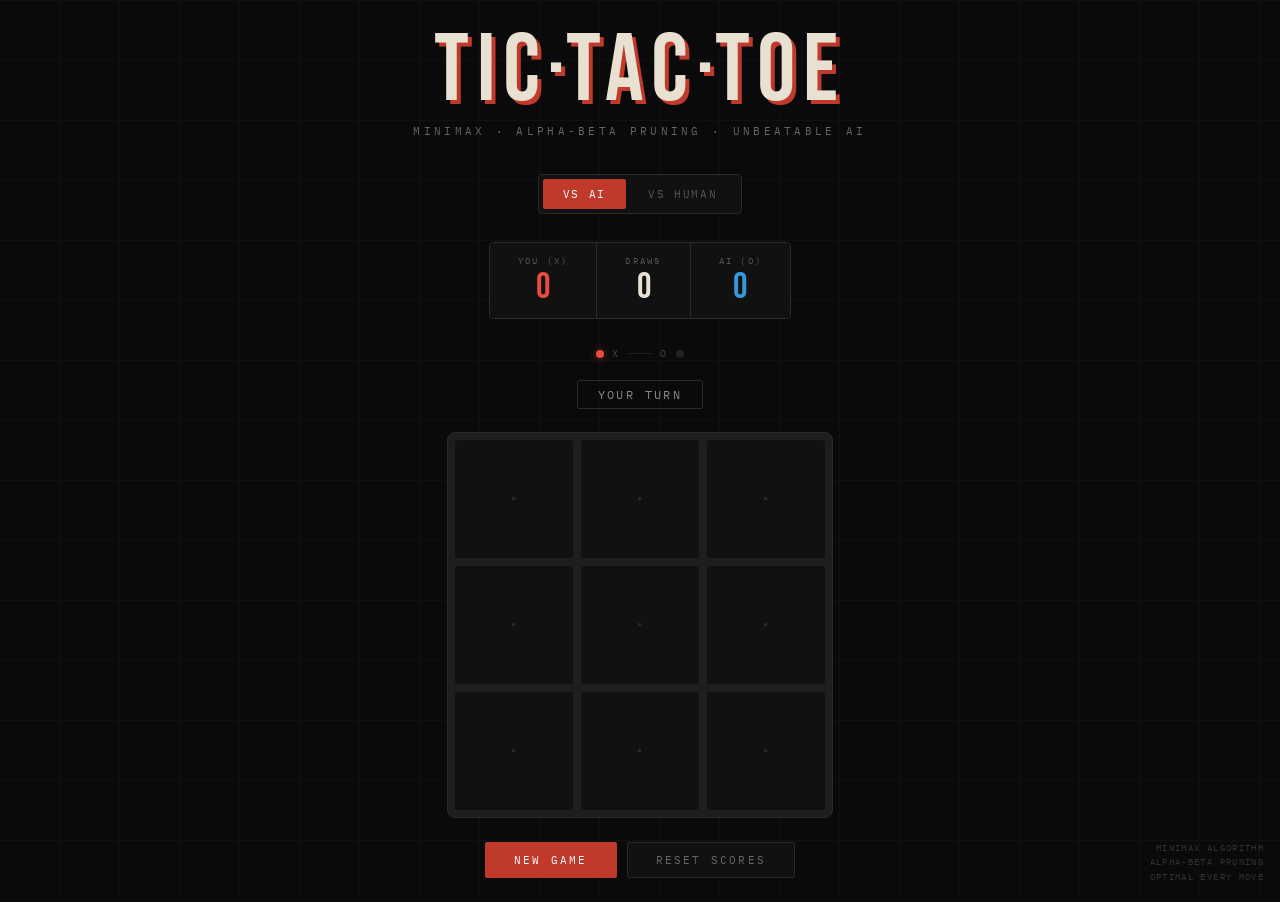
<file: index.html>
<!DOCTYPE html>
<html lang="en">
<head>
  <meta charset="UTF-8" />
  <meta name="viewport" content="width=device-width, initial-scale=1.0"/>
  <title>Tic-Tac-Toe AI</title>
  <link rel="preconnect" href="https://fonts.googleapis.com"/>
  <link href="https://fonts.googleapis.com/css2?family=Bebas+Neue&family=IBM+Plex+Mono:wght@400;600&display=swap" rel="stylesheet"/>
  <!-- Separate stylesheet -->
  <link rel="stylesheet" href="style.css"/>
</head>
<body>
  <div class="app">
    <div class="title">TIC·TAC·TOE</div>
    <div class="subtitle">Minimax · Alpha-Beta Pruning · Unbeatable AI</div>

    <div class="mode-selector">
      <button class="mode-btn active" id="btn-ai"    onclick="changeMode(0)">vs AI</button>
      <button class="mode-btn"        id="btn-human" onclick="changeMode(1)">vs Human</button>
    </div>

    <div class="scoreboard">
      <div class="score-box x-score">
        <div class="score-label" id="label-x">You (X)</div>
        <div class="score-value" id="score-x">0</div>
      </div>
      <div class="score-box">
        <div class="score-label">Draws</div>
        <div class="score-value" id="score-d">0</div>
      </div>
      <div class="score-box o-score">
        <div class="score-label" id="label-o">AI (O)</div>
        <div class="score-value" id="score-o">0</div>
      </div>
    </div>

    <div class="turn-indicator">
      <div class="turn-pip" id="pip-x"></div>
      <div class="turn-label">X</div>
      <div class="turn-divider"></div>
      <div class="turn-label">O</div>
      <div class="turn-pip" id="pip-o"></div>
    </div>

    <div class="status-bar">
      <div class="status playing" id="status">Your Turn</div>
    </div>

    <div class="board-wrapper">
      <div class="board" id="board"></div>
    </div>

    <div class="actions">
      <button class="btn primary" onclick="resetGame()">New Game</button>
      <button class="btn"         onclick="resetAll()">Reset Scores</button>
    </div>
  </div>

  <div class="algo-badge">
    Minimax Algorithm<br>Alpha-Beta Pruning<br>Optimal every move
  </div>

  <!-- Separate JS file -->
  <script src="game.js" defer></script>
</body>
</html>
</file>
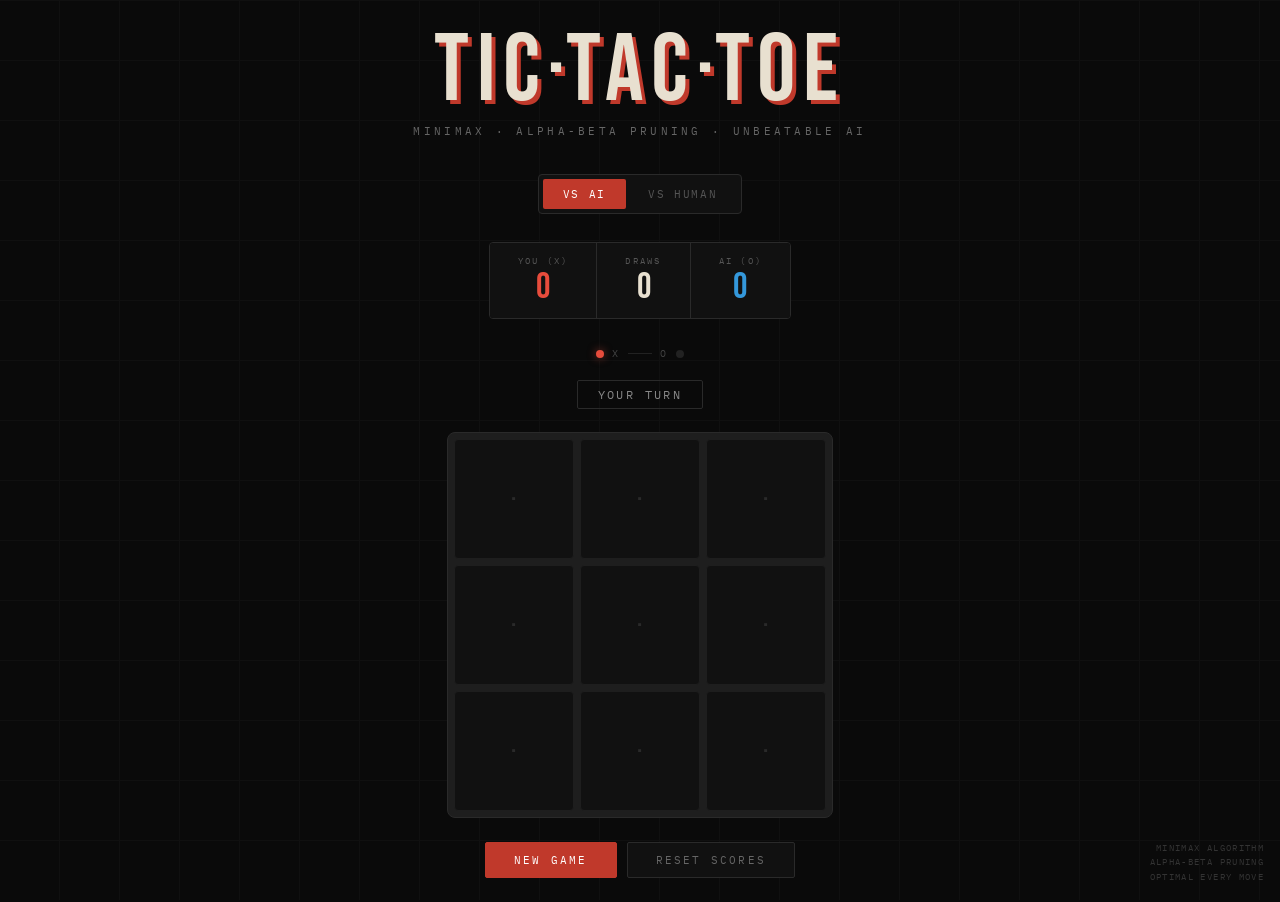
<file: TASKS/first_task/index.html>
<!DOCTYPE html>
<html lang="en">
<head>
  <meta charset="UTF-8" />
  <meta name="viewport" content="width=device-width, initial-scale=1.0"/>
  <title>Tic-Tac-Toe AI</title>
  <link rel="preconnect" href="https://fonts.googleapis.com"/>
  <link href="https://fonts.googleapis.com/css2?family=Bebas+Neue&family=IBM+Plex+Mono:wght@400;600&display=swap" rel="stylesheet"/>
  <!-- Separate stylesheet -->
  <link rel="stylesheet" href="style.css"/>
</head>
<body>
  <div class="app">
    <div class="title">TIC·TAC·TOE</div>
    <div class="subtitle">Minimax · Alpha-Beta Pruning · Unbeatable AI</div>

    <div class="mode-selector">
      <button class="mode-btn active" id="btn-ai"    onclick="changeMode(0)">vs AI</button>
      <button class="mode-btn"        id="btn-human" onclick="changeMode(1)">vs Human</button>
    </div>

    <div class="scoreboard">
      <div class="score-box x-score">
        <div class="score-label" id="label-x">You (X)</div>
        <div class="score-value" id="score-x">0</div>
      </div>
      <div class="score-box">
        <div class="score-label">Draws</div>
        <div class="score-value" id="score-d">0</div>
      </div>
      <div class="score-box o-score">
        <div class="score-label" id="label-o">AI (O)</div>
        <div class="score-value" id="score-o">0</div>
      </div>
    </div>

    <div class="turn-indicator">
      <div class="turn-pip" id="pip-x"></div>
      <div class="turn-label">X</div>
      <div class="turn-divider"></div>
      <div class="turn-label">O</div>
      <div class="turn-pip" id="pip-o"></div>
    </div>

    <div class="status-bar"> 
      <div class="status playing" id="status">Your Turn</div>
    </div>

    <div class="board-wrapper">
      <div class="board" id="board"></div>
    </div>

    <div class="actions">
      <button class="btn primary" onclick="resetGame()">New Game</button>
      <button class="btn"         onclick="resetAll()">Reset Scores</button>
    </div>
  </div>

  <div class="algo-badge">
    Minimax Algorithm<br>Alpha-Beta Pruning<br>Optimal every move
  </div>

  <!-- Separate JS file -->
  <script src="game.js" defer></script>
</body>
</html>
</file>
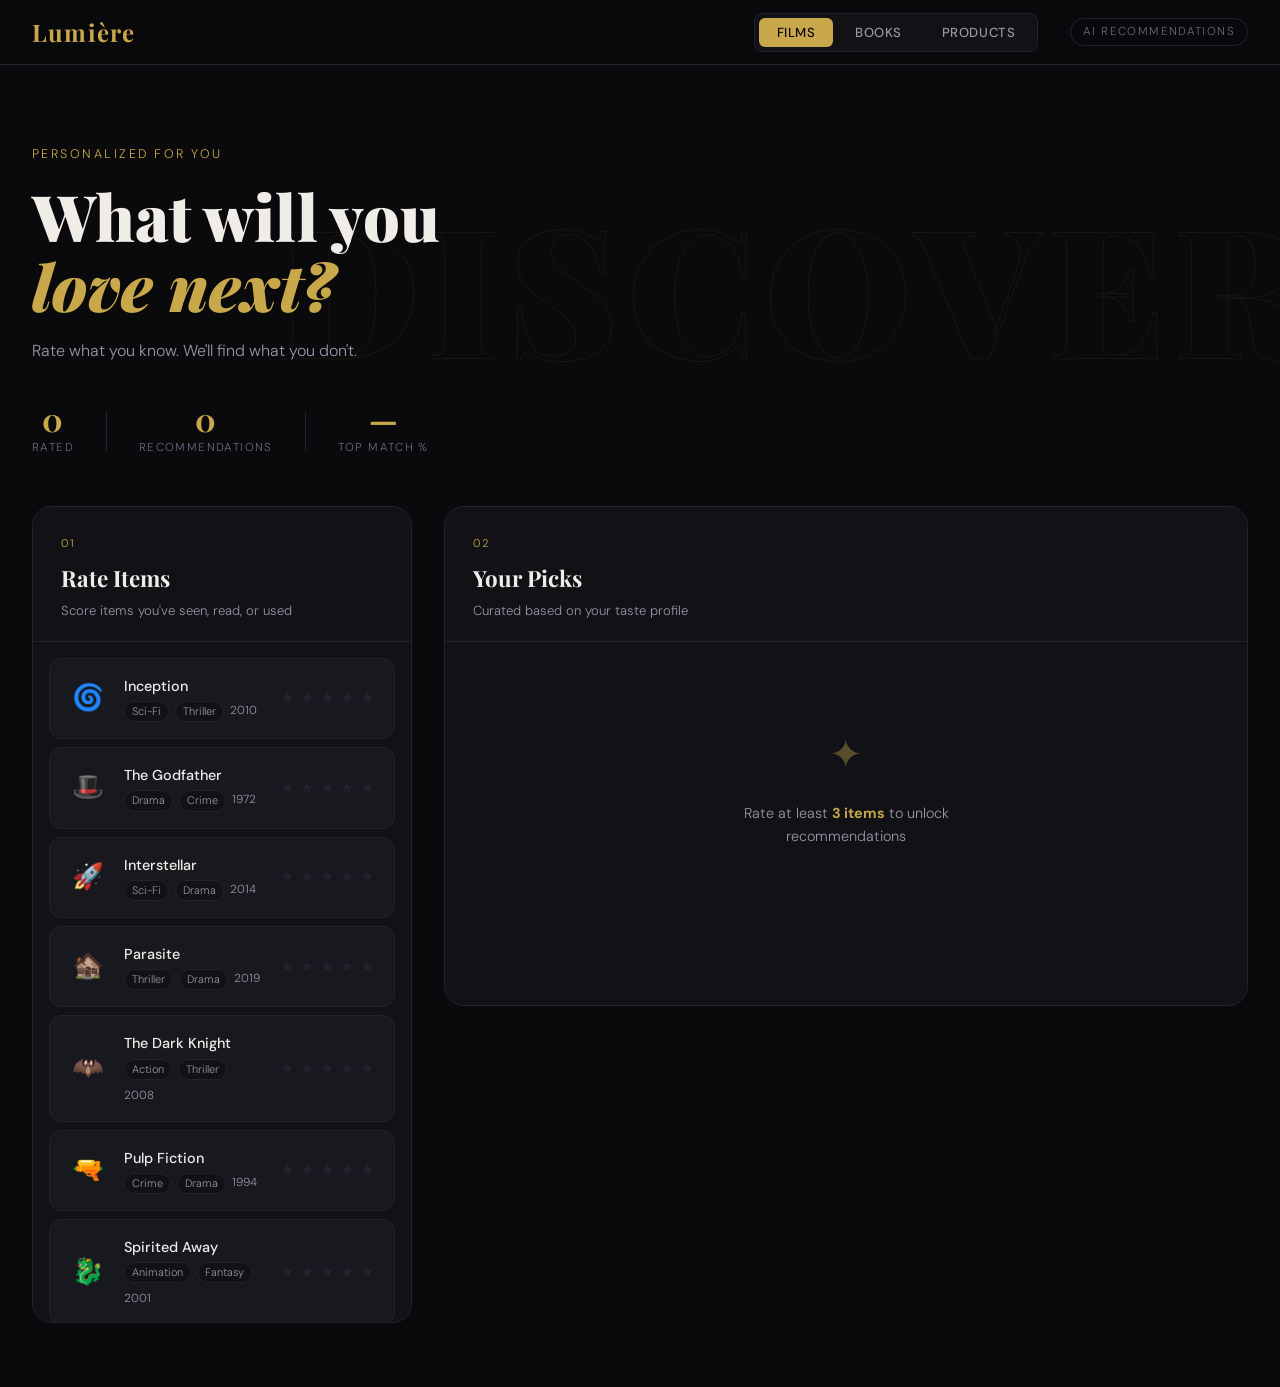
<file: TASKS/Third_task/index.html>
<!DOCTYPE html>
<html lang="en">
<head>
  <meta charset="UTF-8" />
  <meta name="viewport" content="width=device-width, initial-scale=1.0"/>
  <title>Lumière — Recommendation Engine</title>
  <link rel="stylesheet" href="style.css" />
  <link href="https://fonts.googleapis.com/css2?family=Playfair+Display:wght@400;700;900&family=DM+Sans:wght@300;400;500&display=swap" rel="stylesheet"/>
</head>
<body>

  <!-- HEADER -->
  <header class="header">
    <div class="header-inner">
      <div class="logo">Lumière</div>
      <nav class="tab-nav">
        <button class="tab-btn active" data-tab="movies">Films</button>
        <button class="tab-btn" data-tab="books">Books</button>
        <button class="tab-btn" data-tab="products">Products</button>
      </nav>
      <div class="header-tag">AI Recommendations</div>
    </div>
  </header>

  <!-- HERO -->
  <section class="hero">
    <div class="hero-bg-text">DISCOVER</div>
    <div class="hero-content">
      <p class="hero-eyebrow">Personalized for you</p>
      <h1 class="hero-title">What will you<br/><em>love next?</em></h1>
      <p class="hero-sub">Rate what you know. We'll find what you don't.</p>
    </div>
    <div class="hero-stats">
      <div class="stat"><span class="stat-num" id="stat-rated">0</span><span class="stat-label">Rated</span></div>
      <div class="stat-divider"></div>
      <div class="stat"><span class="stat-num" id="stat-recs">0</span><span class="stat-label">Recommendations</span></div>
      <div class="stat-divider"></div>
      <div class="stat"><span class="stat-num" id="stat-match">—</span><span class="stat-label">Top Match %</span></div>
    </div>
  </section>

  <!-- MAIN CONTENT -->
  <main class="main-layout">

    <!-- LEFT: Rate Items -->
    <aside class="panel panel-rate">
      <div class="panel-header">
        <span class="panel-label">01</span>
        <h2>Rate Items</h2>
        <p>Score items you've seen, read, or used</p>
      </div>
      <div class="rate-list" id="rate-list"></div>
    </aside>

    <!-- RIGHT: Recommendations -->
    <section class="panel panel-recs">
      <div class="panel-header">
        <span class="panel-label">02</span>
        <h2>Your Picks</h2>
        <p>Curated based on your taste profile</p>
      </div>
      <div class="recs-empty" id="recs-empty">
        <div class="empty-icon">✦</div>
        <p>Rate at least <strong>3 items</strong> to unlock recommendations</p>
      </div>
      <div class="recs-grid" id="recs-grid"></div>
    </section>

  </main>

  <!-- TASTE PROFILE -->
  <section class="taste-section" id="taste-section" style="display:none">
    <div class="taste-inner">
      <div class="taste-header">
        <span class="panel-label">03</span>
        <h2>Your Taste Profile</h2>
        <p>How the algorithm sees you</p>
      </div>
      <div class="genre-bars" id="genre-bars"></div>
    </div>
  </section>

  <!-- TOAST -->
  <div class="toast" id="toast"></div>

  <script src="app.js"></script>
</body>
</html>
</file>
<file: style.css>
/* ============================================================
   Tic-Tac-Toe AI — Stylesheet
   Link this file in index.html:
   <link rel="stylesheet" href="style.css" />
   ============================================================ */

@import url('https://fonts.googleapis.com/css2?family=Bebas+Neue&family=IBM+Plex+Mono:wght@400;600&display=swap');

/* ── Reset ─────────────────────────────────────────────────── */
*, *::before, *::after {
  box-sizing: border-box;
  margin: 0;
  padding: 0;
}

/* ── Base ──────────────────────────────────────────────────── */
body {
  background: #0a0a0a;
  min-height: 100vh;
  display: flex;
  flex-direction: column;
  align-items: center;
  justify-content: center;
  font-family: 'IBM Plex Mono', monospace;
  color: #e8e0d0;
  padding: 24px;
  position: relative;
  overflow-x: hidden;
}

/* Grid background texture */
body::before {
  content: '';
  position: fixed;
  inset: 0;
  background:
    repeating-linear-gradient(0deg,   transparent, transparent 59px, #1a1a1a 59px, #1a1a1a 60px),
    repeating-linear-gradient(90deg,  transparent, transparent 59px, #1a1a1a 59px, #1a1a1a 60px);
  pointer-events: none;
  opacity: 0.4;
  z-index: 0;
}

.app {
  position: relative;
  z-index: 1;
  display: flex;
  flex-direction: column;
  align-items: center;
}

/* ── Title ─────────────────────────────────────────────────── */
.title {
  font-family: 'Bebas Neue', sans-serif;
  font-size: clamp(48px, 10vw, 96px);
  letter-spacing: 0.08em;
  line-height: 1;
  text-align: center;
  color: #e8e0d0;
  margin-bottom: 4px;
  text-shadow: 4px 4px 0 #c0392b;
}

.subtitle {
  font-size: 11px;
  letter-spacing: 0.3em;
  text-transform: uppercase;
  color: #666;
  margin-bottom: 36px;
  text-align: center;
}

/* ── Mode Selector ─────────────────────────────────────────── */
.mode-selector {
  display: flex;
  gap: 2px;
  margin-bottom: 28px;
  background: #111;
  border: 1px solid #2a2a2a;
  padding: 4px;
  border-radius: 4px;
}

.mode-btn {
  padding: 8px 20px;
  font-family: 'IBM Plex Mono', monospace;
  font-size: 11px;
  letter-spacing: 0.15em;
  text-transform: uppercase;
  border: none;
  background: transparent;
  color: #555;
  cursor: pointer;
  border-radius: 2px;
  transition: all 0.15s;
}

.mode-btn.active              { background: #c0392b; color: #fff; }
.mode-btn:hover:not(.active)  { color: #999; }

/* ── Scoreboard ────────────────────────────────────────────── */
.scoreboard {
  display: flex;
  margin-bottom: 28px;
  border: 1px solid #2a2a2a;
  overflow: hidden;
  border-radius: 4px;
}

.score-box {
  padding: 12px 28px;
  text-align: center;
  background: #111;
}

.score-box + .score-box { border-left: 1px solid #2a2a2a; }

.score-label {
  font-size: 9px;
  letter-spacing: 0.25em;
  text-transform: uppercase;
  color: #555;
  margin-bottom: 4px;
}

.score-value {
  font-family: 'Bebas Neue', sans-serif;
  font-size: 36px;
  line-height: 1;
  color: #e8e0d0;
}

.score-box.x-score .score-value { color: #e74c3c; }
.score-box.o-score .score-value { color: #3498db; }

/* ── Turn Indicator ────────────────────────────────────────── */
.turn-indicator {
  display: flex;
  gap: 8px;
  margin-bottom: 16px;
  align-items: center;
}

.turn-pip {
  width: 8px;
  height: 8px;
  border-radius: 50%;
  background: #222;
  transition: all 0.3s;
}

.turn-pip.x-active { background: #e74c3c; box-shadow: 0 0 8px #e74c3c88; }
.turn-pip.o-active { background: #3498db; box-shadow: 0 0 8px #3498db88; }

.turn-label {
  font-size: 10px;
  letter-spacing: 0.2em;
  text-transform: uppercase;
  color: #444;
}

.turn-divider {
  width: 24px;
  height: 1px;
  background: #222;
}

/* ── Status Bar ────────────────────────────────────────────── */
.status-bar {
  height: 36px;
  display: flex;
  align-items: center;
  justify-content: center;
  margin-bottom: 20px;
}

.status {
  font-size: 12px;
  letter-spacing: 0.2em;
  text-transform: uppercase;
  padding: 6px 20px;
  border-radius: 2px;
  transition: all 0.3s;
}

.status.thinking { color: #f39c12; border: 1px solid #f39c12; animation: pulse 1s ease-in-out infinite; }
.status.playing  { color: #888;    border: 1px solid #2a2a2a; }
.status.won-x    { color: #e74c3c; border: 1px solid #e74c3c; }
.status.won-o    { color: #3498db; border: 1px solid #3498db; }
.status.draw     { color: #f39c12; border: 1px solid #f39c12; }

@keyframes pulse {
  0%, 100% { opacity: 1; }
  50%       { opacity: 0.4; }
}

/* ── Board ─────────────────────────────────────────────────── */
.board-wrapper {
  position: relative;
  margin-bottom: 24px;
}

.board {
  display: grid;
  grid-template-columns: repeat(3, 1fr);
  gap: 6px;
  background: #1e1e1e;
  padding: 6px;
  border-radius: 8px;
  border: 1px solid #2a2a2a;
}

.cell {
  width: clamp(88px, 20vw, 120px);
  height: clamp(88px, 20vw, 120px);
  background: #111;
  border: 1px solid #1e1e1e;
  border-radius: 4px;
  display: flex;
  align-items: center;
  justify-content: center;
  cursor: pointer;
  position: relative;
  transition: background 0.15s, border-color 0.15s;
  overflow: hidden;
  user-select: none;
}

.cell:hover:not(.taken):not(.disabled) {
  background: #181818;
  border-color: #333;
}

.cell.taken    { cursor: default; }
.cell.disabled { cursor: not-allowed; }

.cell.win-cell {
  background: #1a1a1a;
  border-color: #333;
  animation: winPop 0.4s ease forwards;
}

@keyframes winPop {
  0%   { transform: scale(1); }
  50%  { transform: scale(1.06); }
  100% { transform: scale(1); }
}

/* ── Marks ─────────────────────────────────────────────────── */
.mark {
  font-family: 'Bebas Neue', sans-serif;
  font-size: clamp(40px, 9vw, 64px);
  line-height: 1;
  animation: markIn 0.2s cubic-bezier(0.34, 1.56, 0.64, 1) forwards;
}

.mark-x { color: #e74c3c; }
.mark-o { color: #3498db; }

@keyframes markIn {
  from { transform: scale(0) rotate(-10deg); opacity: 0; }
  to   { transform: scale(1) rotate(0deg);   opacity: 1; }
}

.cell-hint {
  font-family: 'Bebas Neue', sans-serif;
  font-size: 28px;
  color: #2a2a2a;
  transition: color 0.15s;
}

.cell:hover:not(.taken):not(.disabled) .cell-hint { color: #333; }

/* ── Action Buttons ────────────────────────────────────────── */
.actions { display: flex; gap: 10px; }

.btn {
  padding: 10px 28px;
  font-family: 'IBM Plex Mono', monospace;
  font-size: 11px;
  letter-spacing: 0.2em;
  text-transform: uppercase;
  border: 1px solid #2a2a2a;
  background: #111;
  color: #666;
  cursor: pointer;
  border-radius: 2px;
  transition: all 0.15s;
}

.btn:hover          { border-color: #555; color: #aaa; }
.btn.primary        { background: #c0392b; border-color: #c0392b; color: #fff; }
.btn.primary:hover  { background: #e74c3c; border-color: #e74c3c; }

/* ── Algorithm Badge ───────────────────────────────────────── */
.algo-badge {
  position: fixed;
  bottom: 16px;
  right: 16px;
  font-size: 9px;
  letter-spacing: 0.15em;
  text-transform: uppercase;
  color: #333;
  text-align: right;
  line-height: 1.6;
}
</file>
<file: TASKS/first_task/style.css>
/* ============================================================
   Tic-Tac-Toe AI — Stylesheet
   Link this file in index.html:
   <link rel="stylesheet" href="style.css" />
   ============================================================ */

@import url('https://fonts.googleapis.com/css2?family=Bebas+Neue&family=IBM+Plex+Mono:wght@400;600&display=swap');

/* ── Reset ─────────────────────────────────────────────────── */
*, *::before, *::after {
  box-sizing: border-box;
  margin: 0;
  padding: 0;
}

/* ── Base ──────────────────────────────────────────────────── */
body {
  background: #0a0a0a;
  min-height: 100vh;
  display: flex;
  flex-direction: column;
  align-items: center;
  justify-content: center;
  font-family: 'IBM Plex Mono', monospace;
  color: #e8e0d0;
  padding: 24px;
  position: relative;
  overflow-x: hidden;
}

/* Grid background texture */
body::before {
  content: '';
  position: fixed;
  inset: 0;
  background:
    repeating-linear-gradient(0deg,   transparent, transparent 59px, #1a1a1a 59px, #1a1a1a 60px),
    repeating-linear-gradient(90deg,  transparent, transparent 59px, #1a1a1a 59px, #1a1a1a 60px);
  pointer-events: none;
  opacity: 0.4;
  z-index: 0;
}

.app {
  position: relative;
  z-index: 1;
  display: flex;
  flex-direction: column;
  align-items: center;
}

/* ── Title ─────────────────────────────────────────────────── */
.title {
  font-family: 'Bebas Neue', sans-serif;
  font-size: clamp(48px, 10vw, 96px);
  letter-spacing: 0.08em;
  line-height: 1;
  text-align: center;
  color: #e8e0d0;
  margin-bottom: 4px;
  text-shadow: 4px 4px 0 #c0392b;
}

.subtitle {
  font-size: 11px;
  letter-spacing: 0.3em;
  text-transform: uppercase;
  color: #666;
  margin-bottom: 36px;
  text-align: center;
}

/* ── Mode Selector ─────────────────────────────────────────── */
.mode-selector {
  display: flex;
  gap: 2px;
  margin-bottom: 28px;
  background: #111;
  border: 1px solid #2a2a2a;
  padding: 4px;
  border-radius: 4px;
}

.mode-btn {
  padding: 8px 20px;
  font-family: 'IBM Plex Mono', monospace;
  font-size: 11px;
  letter-spacing: 0.15em;
  text-transform: uppercase;
  border: none;
  background: transparent;
  color: #555;
  cursor: pointer;
  border-radius: 2px;
  transition: all 0.15s;
}

.mode-btn.active              { background: #c0392b; color: #fff; }
.mode-btn:hover:not(.active)  { color: #999; }

/* ── Scoreboard ────────────────────────────────────────────── */
.scoreboard {
  display: flex;
  margin-bottom: 28px;
  border: 1px solid #2a2a2a;
  overflow: hidden;
  border-radius: 4px;
}

.score-box {
  padding: 12px 28px;
  text-align: center;
  background: #111;
}

.score-box + .score-box { border-left: 1px solid #2a2a2a; }

.score-label {
  font-size: 9px;
  letter-spacing: 0.25em;
  text-transform: uppercase;
  color: #555;
  margin-bottom: 4px;
}

.score-value {
  font-family: 'Bebas Neue', sans-serif;
  font-size: 36px;
  line-height: 1;
  color: #e8e0d0;
}

.score-box.x-score .score-value { color: #e74c3c; }
.score-box.o-score .score-value { color: #3498db; }

/* ── Turn Indicator ────────────────────────────────────────── */
.turn-indicator {
  display: flex;
  gap: 8px;
  margin-bottom: 16px;
  align-items: center;
}

.turn-pip {
  width: 8px;
  height: 8px;
  border-radius: 50%;
  background: #222;
  transition: all 0.3s;
}

.turn-pip.x-active { background: #e74c3c; box-shadow: 0 0 8px #e74c3c88; }
.turn-pip.o-active { background: #3498db; box-shadow: 0 0 8px #3498db88; }

.turn-label {
  font-size: 10px;
  letter-spacing: 0.2em;
  text-transform: uppercase;
  color: #444;
}

.turn-divider {
  width: 24px;
  height: 1px;
  background: #222;
}

/* ── Status Bar ────────────────────────────────────────────── */
.status-bar {
  height: 36px;
  display: flex;
  align-items: center;
  justify-content: center;
  margin-bottom: 20px;
}

.status {
  font-size: 12px;
  letter-spacing: 0.2em;
  text-transform: uppercase;
  padding: 6px 20px;
  border-radius: 2px;
  transition: all 0.3s;
}

.status.thinking { color: #f39c12; border: 1px solid #f39c12; animation: pulse 1s ease-in-out infinite; }
.status.playing  { color: #888;    border: 1px solid #2a2a2a; }
.status.won-x    { color: #e74c3c; border: 1px solid #e74c3c; }
.status.won-o    { color: #3498db; border: 1px solid #3498db; }
.status.draw     { color: #f39c12; border: 1px solid #f39c12; }

@keyframes pulse {
  0%, 100% { opacity: 1; }
  50%       { opacity: 0.4; }
}

/* ── Board ─────────────────────────────────────────────────── */
.board-wrapper {
  position: relative;
  margin-bottom: 24px;
}

.board {
  display: grid;
  grid-template-columns: repeat(3, 1fr);
  gap: 6px;
  background: #1e1e1e;
  padding: 6px;
  border-radius: 8px;
  border: 1px solid #2a2a2a;
}

.cell {
  width: clamp(88px, 20vw, 120px);
  height: clamp(88px, 20vw, 120px);
  background: #111;
  border: 1px solid #1e1e1e;
  border-radius: 4px;
  display: flex;
  align-items: center;
  justify-content: center;
  cursor: pointer;
  position: relative;
  transition: background 0.15s, border-color 0.15s;
  overflow: hidden;
  user-select: none;
}

.cell:hover:not(.taken):not(.disabled) {
  background: #181818;
  border-color: #333;
}

.cell.taken    { cursor: default; }
.cell.disabled { cursor: not-allowed; }

.cell.win-cell {
  background: #1a1a1a;
  border-color: #333;
  animation: winPop 0.4s ease forwards;
}

@keyframes winPop {
  0%   { transform: scale(1); }
  50%  { transform: scale(1.06); }
  100% { transform: scale(1); }
}

/* ── Marks ─────────────────────────────────────────────────── */
.mark {
  font-family: 'Bebas Neue', sans-serif;
  font-size: clamp(40px, 9vw, 64px);
  line-height: 1;
  animation: markIn 0.2s cubic-bezier(0.34, 1.56, 0.64, 1) forwards;
}

.mark-x { color: #e74c3c; }
.mark-o { color: #3498db; }

@keyframes markIn {
  from { transform: scale(0) rotate(-10deg); opacity: 0; }
  to   { transform: scale(1) rotate(0deg);   opacity: 1; }
}

.cell-hint {
  font-family: 'Bebas Neue', sans-serif;
  font-size: 28px;
  color: #2a2a2a;
  transition: color 0.15s;
}

.cell:hover:not(.taken):not(.disabled) .cell-hint { color: #333; }

/* ── Action Buttons ────────────────────────────────────────── */
.actions { display: flex; gap: 10px; }

.btn {
  padding: 10px 28px;
  font-family: 'IBM Plex Mono', monospace;
  font-size: 11px;
  letter-spacing: 0.2em;
  text-transform: uppercase;
  border: 1px solid #2a2a2a;
  background: #111;
  color: #666;
  cursor: pointer;
  border-radius: 2px;
  transition: all 0.15s;
}

.btn:hover          { border-color: #555; color: #aaa; }
.btn.primary        { background: #c0392b; border-color: #c0392b; color: #fff; }
.btn.primary:hover  { background: #e74c3c; border-color: #e74c3c; }

/* ── Algorithm Badge ───────────────────────────────────────── */
.algo-badge {
  position: fixed;
  bottom: 16px;
  right: 16px;
  font-size: 9px;
  letter-spacing: 0.15em;
  text-transform: uppercase;
  color: #333;
  text-align: right;
  line-height: 1.6;
}
</file>
<file: TASKS/Third_task/style.css>
/* ─── RESET & BASE ─────────────────────────────────────────── */
*, *::before, *::after { box-sizing: border-box; margin: 0; padding: 0; }

:root {
  --bg:        #0a0a0c;
  --surface:   #111116;
  --surface2:  #18181f;
  --border:    #222230;
  --accent:    #c9a84c;
  --accent2:   #e8c97a;
  --text:      #f0ede8;
  --muted:     #6b6880;
  --muted2:    #9996a8;
  --danger:    #e05c5c;
  --green:     #5cba7d;
  --radius:    12px;
  --radius-lg: 20px;
  --shadow:    0 8px 40px rgba(0,0,0,0.6);
}

html { scroll-behavior: smooth; }

body {
  background: var(--bg);
  color: var(--text);
  font-family: 'DM Sans', sans-serif;
  font-weight: 300;
  line-height: 1.6;
  min-height: 100vh;
  overflow-x: hidden;
}

/* ─── HEADER ────────────────────────────────────────────────── */
.header {
  position: sticky;
  top: 0;
  z-index: 100;
  background: rgba(10,10,12,0.85);
  backdrop-filter: blur(20px);
  border-bottom: 1px solid var(--border);
}

.header-inner {
  max-width: 1280px;
  margin: 0 auto;
  padding: 0 2rem;
  height: 64px;
  display: flex;
  align-items: center;
  gap: 2rem;
}

.logo {
  font-family: 'Playfair Display', serif;
  font-size: 1.5rem;
  font-weight: 700;
  letter-spacing: 0.05em;
  color: var(--accent);
  flex-shrink: 0;
  margin-right: auto;
}

.tab-nav {
  display: flex;
  gap: 0.25rem;
  background: var(--surface);
  border: 1px solid var(--border);
  border-radius: 8px;
  padding: 4px;
}

.tab-btn {
  background: none;
  border: none;
  cursor: pointer;
  color: var(--muted2);
  font-family: 'DM Sans', sans-serif;
  font-size: 0.82rem;
  font-weight: 500;
  letter-spacing: 0.04em;
  text-transform: uppercase;
  padding: 6px 18px;
  border-radius: 6px;
  transition: all 0.2s;
}

.tab-btn:hover { color: var(--text); }

.tab-btn.active {
  background: var(--accent);
  color: #0a0a0c;
  font-weight: 500;
}

.header-tag {
  font-size: 0.72rem;
  letter-spacing: 0.12em;
  text-transform: uppercase;
  color: var(--muted);
  border: 1px solid var(--border);
  padding: 4px 12px;
  border-radius: 20px;
  flex-shrink: 0;
}

/* ─── HERO ──────────────────────────────────────────────────── */
.hero {
  position: relative;
  max-width: 1280px;
  margin: 0 auto;
  padding: 5rem 2rem 3rem;
  overflow: hidden;
}

.hero-bg-text {
  position: absolute;
  top: 50%;
  right: -2rem;
  transform: translateY(-50%);
  font-family: 'Playfair Display', serif;
  font-size: clamp(6rem, 14vw, 14rem);
  font-weight: 900;
  color: transparent;
  -webkit-text-stroke: 1px rgba(201,168,76,0.08);
  letter-spacing: 0.05em;
  pointer-events: none;
  user-select: none;
  white-space: nowrap;
}

.hero-content { position: relative; z-index: 1; }

.hero-eyebrow {
  font-size: 0.78rem;
  letter-spacing: 0.2em;
  text-transform: uppercase;
  color: var(--accent);
  margin-bottom: 1rem;
}

.hero-title {
  font-family: 'Playfair Display', serif;
  font-size: clamp(2.5rem, 5vw, 4.5rem);
  font-weight: 900;
  line-height: 1.1;
  margin-bottom: 1rem;
  color: var(--text);
}

.hero-title em {
  font-style: italic;
  color: var(--accent);
}

.hero-sub {
  font-size: 1rem;
  color: var(--muted2);
  max-width: 420px;
  margin-bottom: 2.5rem;
}

.hero-stats {
  display: flex;
  align-items: center;
  gap: 2rem;
}

.stat { text-align: center; }

.stat-num {
  display: block;
  font-family: 'Playfair Display', serif;
  font-size: 2rem;
  font-weight: 700;
  color: var(--accent);
  line-height: 1;
  transition: all 0.4s;
}

.stat-label {
  display: block;
  font-size: 0.72rem;
  letter-spacing: 0.12em;
  text-transform: uppercase;
  color: var(--muted);
  margin-top: 4px;
}

.stat-divider {
  width: 1px;
  height: 40px;
  background: var(--border);
}

/* ─── MAIN LAYOUT ───────────────────────────────────────────── */
.main-layout {
  max-width: 1280px;
  margin: 0 auto;
  padding: 0 2rem 4rem;
  display: grid;
  grid-template-columns: 380px 1fr;
  gap: 2rem;
  align-items: start;
}

/* ─── PANELS ────────────────────────────────────────────────── */
.panel {
  background: var(--surface);
  border: 1px solid var(--border);
  border-radius: var(--radius-lg);
  overflow: hidden;
}

.panel-header {
  padding: 1.75rem 1.75rem 1.25rem;
  border-bottom: 1px solid var(--border);
}

.panel-label {
  font-size: 0.7rem;
  letter-spacing: 0.18em;
  text-transform: uppercase;
  color: var(--accent);
  display: block;
  margin-bottom: 0.5rem;
}

.panel-header h2 {
  font-family: 'Playfair Display', serif;
  font-size: 1.4rem;
  font-weight: 700;
  margin-bottom: 0.2rem;
}

.panel-header p {
  font-size: 0.82rem;
  color: var(--muted2);
}

/* ─── RATE LIST ─────────────────────────────────────────────── */
.rate-list {
  padding: 1rem;
  display: flex;
  flex-direction: column;
  gap: 0.5rem;
  max-height: 680px;
  overflow-y: auto;
}

.rate-list::-webkit-scrollbar { width: 4px; }
.rate-list::-webkit-scrollbar-track { background: transparent; }
.rate-list::-webkit-scrollbar-thumb { background: var(--border); border-radius: 2px; }

.rate-card {
  background: var(--surface2);
  border: 1px solid var(--border);
  border-radius: var(--radius);
  padding: 1rem 1.1rem;
  display: flex;
  align-items: center;
  gap: 1rem;
  cursor: pointer;
  transition: all 0.2s;
  animation: slideIn 0.3s ease both;
}

@keyframes slideIn {
  from { opacity: 0; transform: translateX(-16px); }
  to   { opacity: 1; transform: translateX(0); }
}

.rate-card:hover { border-color: var(--accent); transform: translateX(3px); }
.rate-card.rated { border-color: rgba(201,168,76,0.4); background: rgba(201,168,76,0.05); }

.rate-card-emoji {
  font-size: 1.6rem;
  flex-shrink: 0;
  width: 40px;
  text-align: center;
}

.rate-card-info { flex: 1; min-width: 0; }

.rate-card-title {
  font-size: 0.9rem;
  font-weight: 500;
  white-space: nowrap;
  overflow: hidden;
  text-overflow: ellipsis;
  margin-bottom: 3px;
}

.rate-card-meta {
  font-size: 0.73rem;
  color: var(--muted2);
  display: flex;
  gap: 6px;
  flex-wrap: wrap;
}

.genre-tag {
  background: var(--surface);
  border: 1px solid var(--border);
  padding: 1px 7px;
  border-radius: 20px;
  font-size: 0.68rem;
  color: var(--muted2);
}

.rate-stars {
  display: flex;
  gap: 2px;
  flex-shrink: 0;
}

.star-btn {
  background: none;
  border: none;
  cursor: pointer;
  font-size: 1rem;
  color: var(--border);
  transition: all 0.15s;
  padding: 2px;
  line-height: 1;
}

.star-btn:hover,
.star-btn.active { color: var(--accent); transform: scale(1.2); }

/* ─── RECS PANEL ────────────────────────────────────────────── */
.panel-recs { min-height: 500px; }

.recs-empty {
  display: flex;
  flex-direction: column;
  align-items: center;
  justify-content: center;
  padding: 5rem 2rem;
  text-align: center;
  color: var(--muted2);
  gap: 1rem;
}

.empty-icon {
  font-size: 2.5rem;
  color: var(--accent);
  opacity: 0.4;
  animation: pulse 2s ease-in-out infinite;
}

@keyframes pulse {
  0%, 100% { opacity: 0.2; transform: scale(1); }
  50%       { opacity: 0.6; transform: scale(1.1); }
}

.recs-empty p { font-size: 0.9rem; max-width: 220px; }
.recs-empty strong { color: var(--accent); }

.recs-grid {
  padding: 1.25rem;
  display: grid;
  grid-template-columns: repeat(auto-fill, minmax(200px, 1fr));
  gap: 1rem;
}

.rec-card {
  background: var(--surface2);
  border: 1px solid var(--border);
  border-radius: var(--radius);
  overflow: hidden;
  transition: all 0.25s;
  animation: fadeUp 0.4s ease both;
  cursor: default;
}

@keyframes fadeUp {
  from { opacity: 0; transform: translateY(20px); }
  to   { opacity: 1; transform: translateY(0); }
}

.rec-card:hover {
  border-color: var(--accent);
  transform: translateY(-4px);
  box-shadow: 0 12px 40px rgba(201,168,76,0.1);
}

.rec-card-top {
  height: 130px;
  display: flex;
  align-items: center;
  justify-content: center;
  font-size: 3rem;
  position: relative;
  overflow: hidden;
}

.rec-card-gradient {
  position: absolute;
  inset: 0;
  opacity: 0.4;
}

.rec-card-body { padding: 1rem; }

.rec-card-title {
  font-size: 0.88rem;
  font-weight: 500;
  margin-bottom: 0.4rem;
  line-height: 1.3;
}

.rec-card-genre {
  font-size: 0.7rem;
  color: var(--accent);
  letter-spacing: 0.08em;
  text-transform: uppercase;
  margin-bottom: 0.6rem;
}

.match-bar-wrap {
  display: flex;
  align-items: center;
  gap: 8px;
}

.match-bar-bg {
  flex: 1;
  height: 3px;
  background: var(--border);
  border-radius: 2px;
  overflow: hidden;
}

.match-bar-fill {
  height: 100%;
  background: linear-gradient(90deg, var(--accent), var(--accent2));
  border-radius: 2px;
  transition: width 0.8s ease;
}

.match-pct {
  font-size: 0.72rem;
  color: var(--accent);
  font-weight: 500;
  flex-shrink: 0;
  width: 36px;
  text-align: right;
}

/* ─── TASTE PROFILE ─────────────────────────────────────────── */
.taste-section {
  max-width: 1280px;
  margin: 0 auto;
  padding: 0 2rem 6rem;
  animation: fadeUp 0.5s ease both;
}

.taste-inner {
  background: var(--surface);
  border: 1px solid var(--border);
  border-radius: var(--radius-lg);
  padding: 2rem;
}

.taste-header {
  margin-bottom: 1.75rem;
}

.taste-header h2 {
  font-family: 'Playfair Display', serif;
  font-size: 1.4rem;
  font-weight: 700;
  margin-bottom: 0.2rem;
}

.taste-header p {
  font-size: 0.82rem;
  color: var(--muted2);
}

.genre-bars {
  display: grid;
  grid-template-columns: repeat(auto-fill, minmax(240px, 1fr));
  gap: 1rem 2rem;
}

.genre-bar-row { display: flex; flex-direction: column; gap: 5px; }

.genre-bar-label {
  display: flex;
  justify-content: space-between;
  font-size: 0.78rem;
  color: var(--muted2);
}

.genre-bar-label span:last-child { color: var(--accent); font-weight: 500; }

.genre-bar-track {
  height: 5px;
  background: var(--border);
  border-radius: 3px;
  overflow: hidden;
}

.genre-bar-inner {
  height: 100%;
  border-radius: 3px;
  background: linear-gradient(90deg, var(--accent), var(--accent2));
  transition: width 1s ease;
}

/* ─── TOAST ─────────────────────────────────────────────────── */
.toast {
  position: fixed;
  bottom: 2rem;
  left: 50%;
  transform: translateX(-50%) translateY(100px);
  background: var(--surface2);
  border: 1px solid var(--accent);
  color: var(--text);
  padding: 0.75rem 1.5rem;
  border-radius: 30px;
  font-size: 0.85rem;
  z-index: 9999;
  transition: transform 0.3s ease, opacity 0.3s ease;
  opacity: 0;
  pointer-events: none;
  white-space: nowrap;
}

.toast.show {
  transform: translateX(-50%) translateY(0);
  opacity: 1;
}

/* ─── RESPONSIVE ─────────────────────────────────────────────── */
@media (max-width: 900px) {
  .main-layout {
    grid-template-columns: 1fr;
  }

  .rate-list { max-height: 400px; }

  .hero-bg-text { font-size: 5rem; opacity: 0.5; }
}

@media (max-width: 600px) {
  .header-tag { display: none; }
  .hero-stats { gap: 1rem; }
}
</file>
